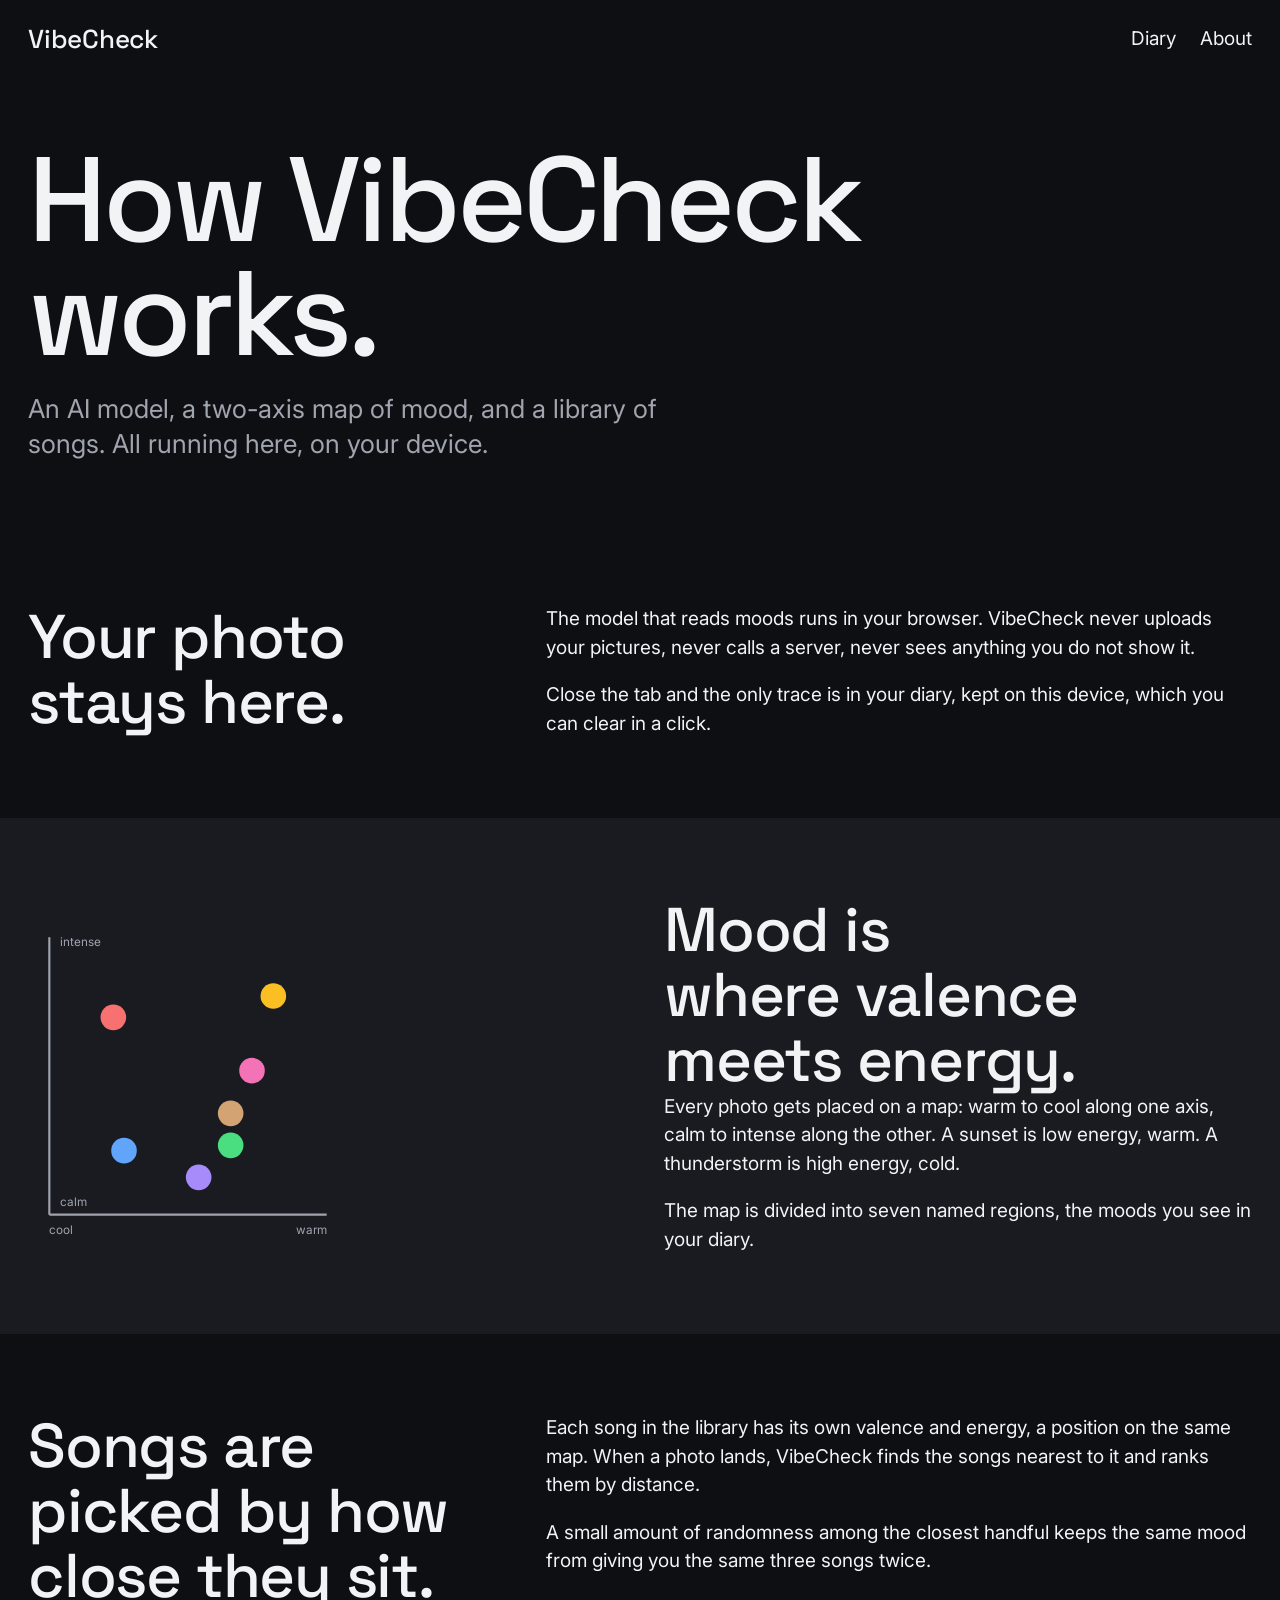
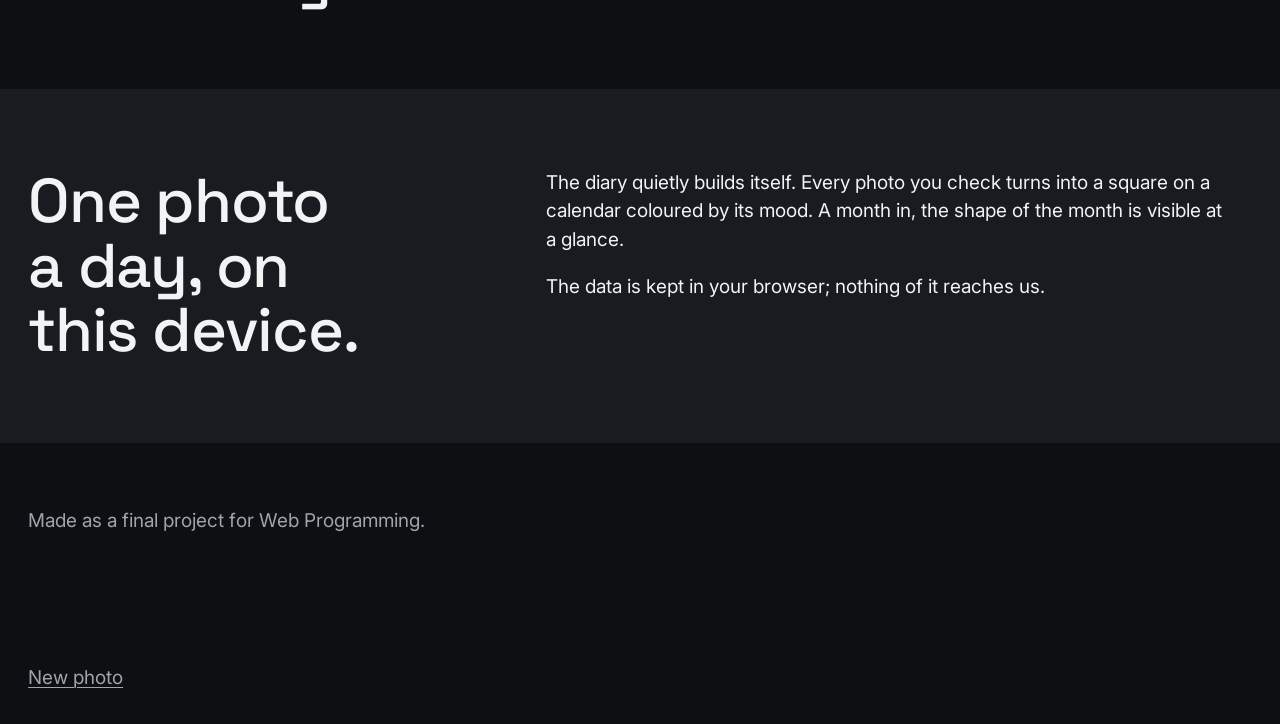
<file: about.html>
<!DOCTYPE html>
<html lang="en">
<head>
    <meta charset="UTF-8">
    <meta name="viewport" content="width=device-width, initial-scale=1.0">
    <title>About - VibeCheck</title>
    <link rel="preconnect" href="https://fonts.googleapis.com">
    <link rel="preconnect" href="https://fonts.gstatic.com" crossorigin>
    <link href="https://fonts.googleapis.com/css2?family=Inter:wght@400;500&family=Space+Grotesk:wght@500&display=swap" rel="stylesheet">
    <link rel="stylesheet" href="css/style.css">
    <link rel="stylesheet" href="css/interactions.css">
</head>
<body class="page-about">
    <header class="site-nav wrap">
        <a href="./" class="wordmark">VibeCheck</a>
        <nav>
            <a href="diary.html">Diary</a>
            <a href="about.html" aria-current="page">About</a>
        </nav>
    </header>

    <main>
        <section class="about-intro wrap">
            <h1>How VibeCheck works.</h1>
            <p class="lead">An AI model, a two-axis map of mood, and a library of songs. All running here, on your device.</p>
        </section>

        <section class="about-section">
            <div class="about-inner wrap about-grid">
                <h2>Your photo stays here.</h2>
                <div class="about-body">
                    <p>The model that reads moods runs in your browser. VibeCheck never uploads your pictures, never calls a server, never sees anything you do not show it.</p>
                    <p>Close the tab and the only trace is in your diary, kept on this device, which you can clear in a click.</p>
                </div>
            </div>
        </section>

        <section class="about-section about-section--surface">
            <div class="about-inner wrap about-grid about-grid--split">
                <div class="about-figure">
                    <svg viewBox="0 0 300 300" class="mood-map" role="img" aria-label="Mood map: valence runs horizontally, energy runs vertically">
                        <line x1="20" y1="280" x2="280" y2="280" stroke="currentColor" stroke-width="2"/>
                        <line x1="20" y1="280" x2="20" y2="20" stroke="currentColor" stroke-width="2"/>

                        <text x="20"  y="298" font-size="11" fill="currentColor">cool</text>
                        <text x="280" y="298" font-size="11" text-anchor="end" fill="currentColor">warm</text>
                        <text x="30"  y="28"  font-size="11" fill="currentColor">intense</text>
                        <text x="30"  y="272" font-size="11" fill="currentColor">calm</text>

                        <circle cx="80"  cy="95"  r="12" fill="var(--mood-tense)"/>
                        <circle cx="230" cy="75"  r="12" fill="var(--mood-joyful)"/>
                        <circle cx="210" cy="145" r="12" fill="var(--mood-romantic)"/>
                        <circle cx="190" cy="185" r="12" fill="var(--mood-nostalgic)"/>
                        <circle cx="190" cy="215" r="12" fill="var(--mood-calm)"/>
                        <circle cx="90"  cy="220" r="12" fill="var(--mood-melancholy)"/>
                        <circle cx="160" cy="245" r="12" fill="var(--mood-dark)"/>
                    </svg>
                </div>
                <div class="about-body">
                    <h2>Mood is where valence meets energy.</h2>
                    <p>Every photo gets placed on a map: warm to cool along one axis, calm to intense along the other. A sunset is low energy, warm. A thunderstorm is high energy, cold.</p>
                    <p>The map is divided into seven named regions, the moods you see in your diary.</p>
                </div>
            </div>
        </section>

        <section class="about-section">
            <div class="about-inner wrap about-grid">
                <h2>Songs are picked by how close they sit.</h2>
                <div class="about-body">
                    <p>Each song in the library has its own valence and energy, a position on the same map. When a photo lands, VibeCheck finds the songs nearest to it and ranks them by distance.</p>
                    <p>A small amount of randomness among the closest handful keeps the same mood from giving you the same three songs twice.</p>
                </div>
            </div>
        </section>

        <section class="about-section about-section--surface">
            <div class="about-inner wrap about-grid">
                <h2>One photo a day, on this device.</h2>
                <div class="about-body">
                    <p>The diary quietly builds itself. Every photo you check turns into a square on a calendar coloured by its mood. A month in, the shape of the month is visible at a glance.</p>
                    <p>The data is kept in your browser; nothing of it reaches us.</p>
                </div>
            </div>
        </section>

        <section class="about-close wrap">
            <p>Made as a final project for Web Programming.</p>
        </section>
    </main>

    <footer class="site-end wrap">
        <p><a href="./">New photo</a></p>
    </footer>
</body>
</html>
</file>
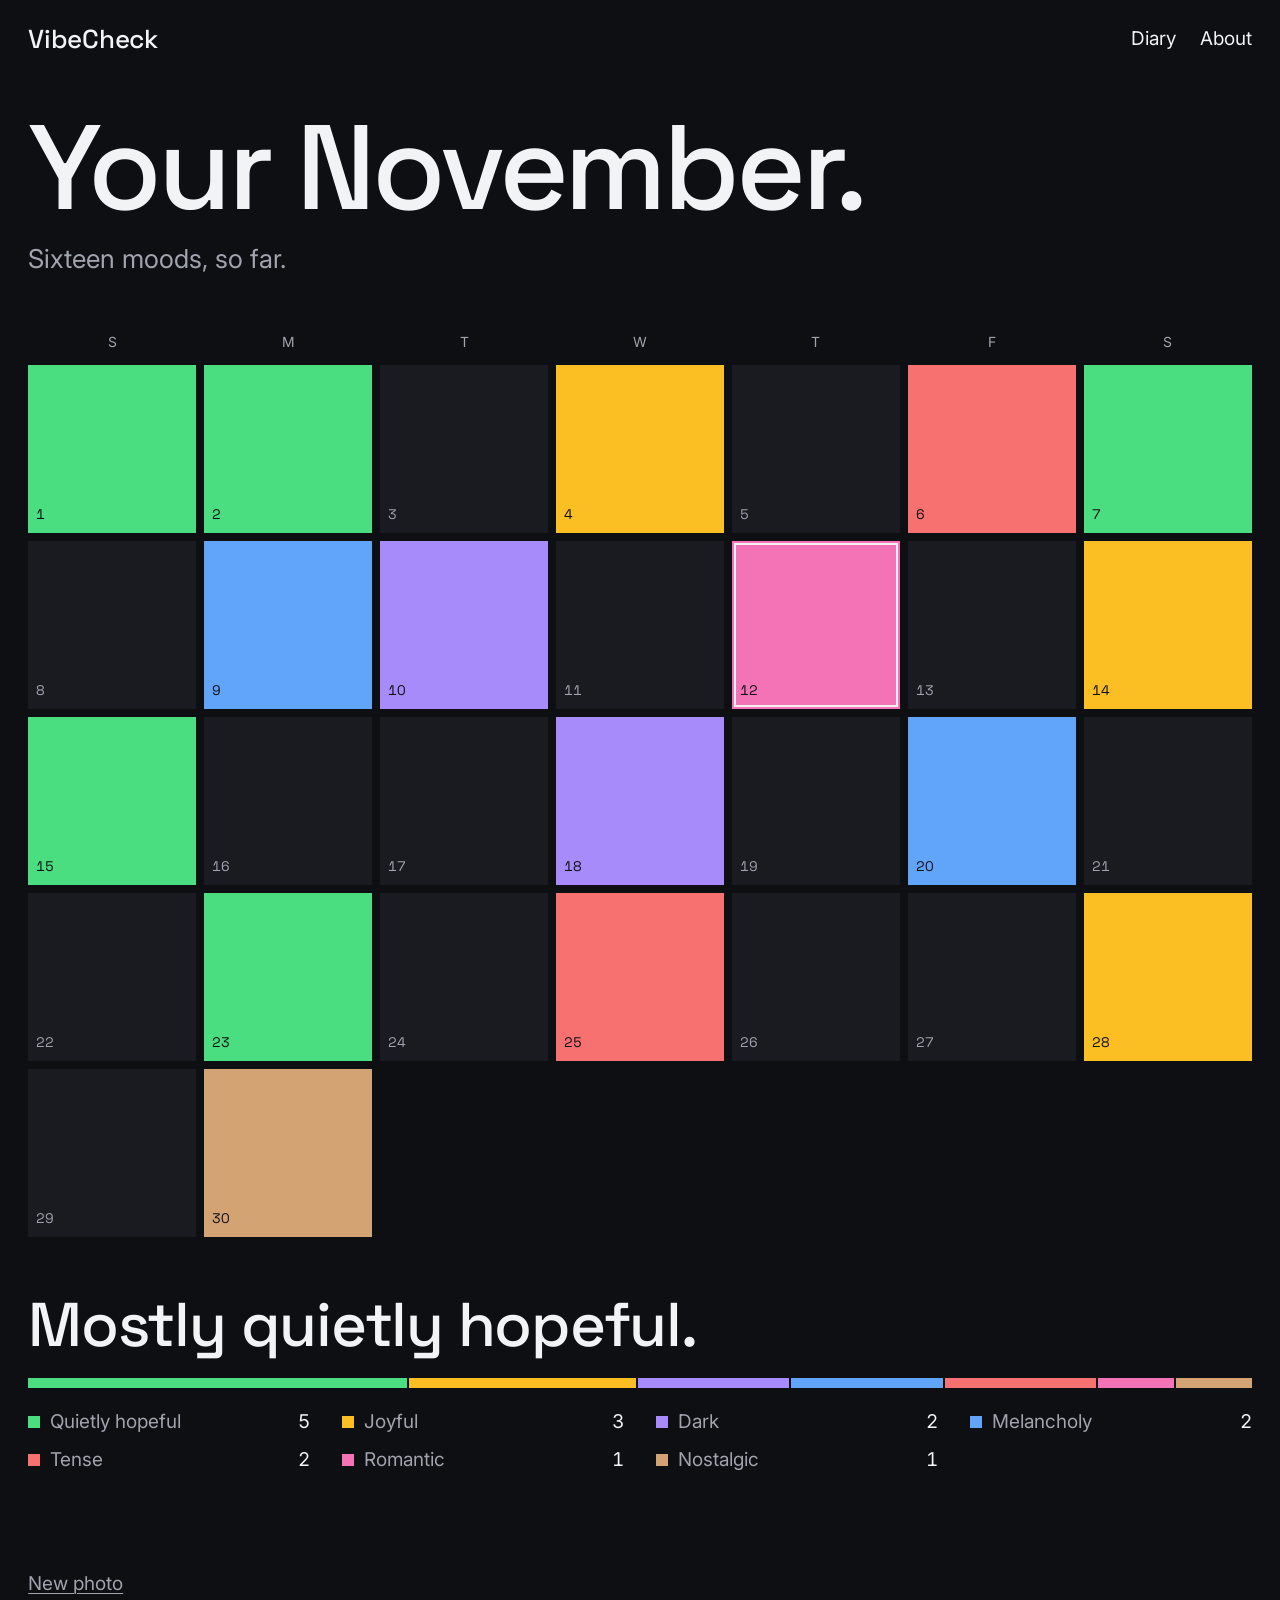
<file: diary.html>
<!DOCTYPE html>
<html lang="en">
<head>
    <meta charset="UTF-8">
    <meta name="viewport" content="width=device-width, initial-scale=1.0">
    <title>Diary - VibeCheck</title>
    <link rel="preconnect" href="https://fonts.googleapis.com">
    <link rel="preconnect" href="https://fonts.gstatic.com" crossorigin>
    <link href="https://fonts.googleapis.com/css2?family=Inter:wght@400;500&family=Space+Grotesk:wght@500&display=swap" rel="stylesheet">
    <link rel="stylesheet" href="css/style.css">
    <link rel="stylesheet" href="css/interactions.css">
</head>
<body class="page-diary">
    <header class="site-nav wrap">
        <a href="./" class="wordmark">VibeCheck</a>
        <nav>
            <a href="diary.html" aria-current="page">Diary</a>
            <a href="about.html">About</a>
        </nav>
    </header>

    <main class="wrap">
        <section class="diary-head">
            <h1>Your November.</h1>
            <p class="lead">Sixteen moods, so far.</p>
        </section>

        <section class="diary-calendar" aria-label="November 2026">
            <div class="calendar-labels" aria-hidden="true">
                <span>S</span><span>M</span><span>T</span><span>W</span><span>T</span><span>F</span><span>S</span>
            </div>

            <ol class="calendar-grid">
                <li class="day day--mood-calm"><span class="day-num">1</span></li>
                <li class="day day--mood-calm"><span class="day-num">2</span></li>
                <li class="day day--empty"><span class="day-num">3</span></li>
                <li class="day day--mood-joyful"><span class="day-num">4</span></li>
                <li class="day day--empty"><span class="day-num">5</span></li>
                <li class="day day--mood-tense"><span class="day-num">6</span></li>
                <li class="day day--mood-calm"><span class="day-num">7</span></li>

                <li class="day day--empty"><span class="day-num">8</span></li>
                <li class="day day--mood-melancholy"><span class="day-num">9</span></li>
                <li class="day day--mood-dark"><span class="day-num">10</span></li>
                <li class="day day--empty"><span class="day-num">11</span></li>
                <li class="day day--mood-romantic day--today"><span class="day-num">12</span></li>
                <li class="day day--empty"><span class="day-num">13</span></li>
                <li class="day day--mood-joyful"><span class="day-num">14</span></li>

                <li class="day day--mood-calm"><span class="day-num">15</span></li>
                <li class="day day--empty"><span class="day-num">16</span></li>
                <li class="day day--empty"><span class="day-num">17</span></li>
                <li class="day day--mood-dark"><span class="day-num">18</span></li>
                <li class="day day--empty"><span class="day-num">19</span></li>
                <li class="day day--mood-melancholy"><span class="day-num">20</span></li>
                <li class="day day--empty"><span class="day-num">21</span></li>

                <li class="day day--empty"><span class="day-num">22</span></li>
                <li class="day day--mood-calm"><span class="day-num">23</span></li>
                <li class="day day--empty"><span class="day-num">24</span></li>
                <li class="day day--mood-tense"><span class="day-num">25</span></li>
                <li class="day day--empty"><span class="day-num">26</span></li>
                <li class="day day--empty"><span class="day-num">27</span></li>
                <li class="day day--mood-joyful"><span class="day-num">28</span></li>

                <li class="day day--empty"><span class="day-num">29</span></li>
                <li class="day day--mood-nostalgic"><span class="day-num">30</span></li>
            </ol>
        </section>

        <section class="diary-summary">
            <h2>Mostly quietly hopeful.</h2>
            <div class="mood-bar" aria-label="Mood distribution this month">
                <span class="mood-bar__seg bar-calm"    style="flex: 5"></span>
                <span class="mood-bar__seg bar-joyful"  style="flex: 3"></span>
                <span class="mood-bar__seg bar-dark"  style="flex: 2"></span>
                <span class="mood-bar__seg bar-melancholy" style="flex: 2"></span>
                <span class="mood-bar__seg bar-tense"   style="flex: 2"></span>
                <span class="mood-bar__seg bar-romantic" style="flex: 1"></span>
                <span class="mood-bar__seg bar-nostalgic" style="flex: 1"></span>
            </div>
            <ul class="mood-legend">
                <li><span class="dot bar-calm"></span>Quietly hopeful <span class="count">5</span></li>
                <li><span class="dot bar-joyful"></span>Joyful <span class="count">3</span></li>
                <li><span class="dot bar-dark"></span>Dark <span class="count">2</span></li>
                <li><span class="dot bar-melancholy"></span>Melancholy <span class="count">2</span></li>
                <li><span class="dot bar-tense"></span>Tense <span class="count">2</span></li>
                <li><span class="dot bar-romantic"></span>Romantic <span class="count">1</span></li>
                <li><span class="dot bar-nostalgic"></span>Nostalgic <span class="count">1</span></li>
            </ul>
        </section>
    </main>

    <footer class="site-end wrap">
        <p><a href="./">New photo</a></p>
    </footer>
</body>
</html>
</file>
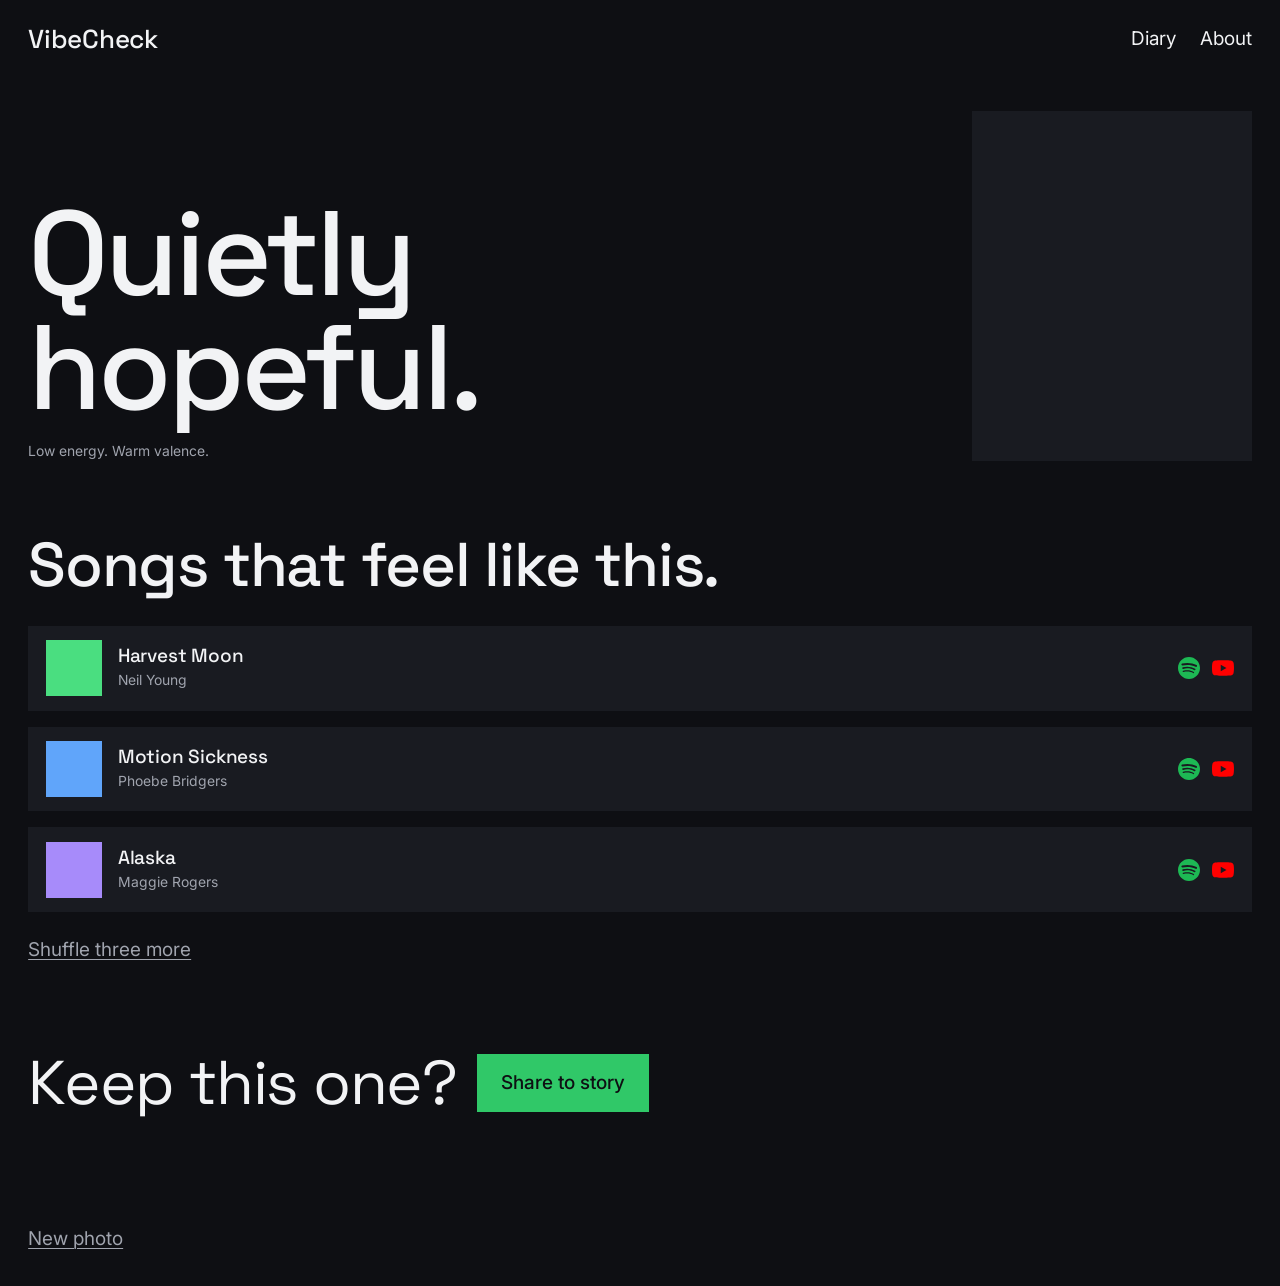
<file: result.html>
<!DOCTYPE html>
<html lang="en">
<head>
    <meta charset="UTF-8">
    <meta name="viewport" content="width=device-width, initial-scale=1.0">
    <title>Quietly hopeful - VibeCheck</title>
    <link rel="preconnect" href="https://fonts.googleapis.com">
    <link rel="preconnect" href="https://fonts.gstatic.com" crossorigin>
    <link href="https://fonts.googleapis.com/css2?family=Inter:wght@400;500&family=Space+Grotesk:wght@500&display=swap" rel="stylesheet">
    <link rel="stylesheet" href="css/style.css">
    <link rel="stylesheet" href="css/interactions.css">
</head>
<body class="page-result">
    <header class="site-nav wrap">
        <a href="./" class="wordmark">VibeCheck</a>
        <nav>
            <a href="diary.html">Diary</a>
            <a href="about.html">About</a>
        </nav>
    </header>

    <main class="wrap">
        <section class="result-top">
            <div class="result-mood">
                <h1>Quietly hopeful.</h1>
                <p class="caption">Low energy. Warm valence.</p>
            </div>
            <div class="photo-thumb" role="img" aria-label="Your photo"></div>
        </section>

        <section class="result-songs">
            <h2>Songs that feel like this.</h2>

            <ol class="song-list" data-stagger="reveal">
                <li class="song-card">
                    <div class="song-cover song-cover--a" aria-hidden="true"></div>
                    <div class="song-info">
                        <h3 class="song-title">Harvest Moon</h3>
                        <p class="song-artist">Neil Young</p>
                    </div>
                    <div class="song-links">
                        <a class="song-link" href="#" aria-label="Open in Spotify">
                            <svg class="icon icon-spotify" viewBox="0 0 24 24" aria-hidden="true"><path fill="#1DB954" d="M12 0C5.4 0 0 5.4 0 12s5.4 12 12 12 12-5.4 12-12S18.66 0 12 0zm5.521 17.34c-.24.359-.66.48-1.021.24-2.82-1.74-6.36-2.101-10.561-1.141-.418.122-.779-.179-.899-.539-.12-.421.18-.78.54-.9 4.56-1.021 8.52-.6 11.64 1.32.42.18.479.659.301 1.02zm1.44-3.3c-.301.42-.841.6-1.262.3-3.239-1.98-8.159-2.58-11.939-1.38-.479.12-1.02-.12-1.14-.6-.12-.48.12-1.021.6-1.141C9.6 9.9 15 10.561 18.72 12.84c.361.181.54.78.241 1.2zm.12-3.36C15.24 8.4 8.82 8.16 5.16 9.301c-.6.179-1.2-.181-1.38-.721-.18-.601.18-1.2.72-1.381 4.26-1.26 11.28-1.02 15.721 1.621.539.3.719 1.02.419 1.56-.299.421-1.02.599-1.559.3z"/></svg>
                        </a>
                        <a class="song-link" href="#" aria-label="Open in YouTube">
                            <svg class="icon icon-youtube" viewBox="0 0 24 24" aria-hidden="true"><path fill="#FF0000" d="M23.498 6.186a3.016 3.016 0 0 0-2.122-2.136C19.505 3.545 12 3.545 12 3.545s-7.505 0-9.377.505A3.017 3.017 0 0 0 .502 6.186C0 8.07 0 12 0 12s0 3.93.502 5.814a3.016 3.016 0 0 0 2.122 2.136c1.871.505 9.376.505 9.376.505s7.505 0 9.377-.505a3.015 3.015 0 0 0 2.122-2.136C24 15.93 24 12 24 12s0-3.93-.502-5.814zM9.545 15.568V8.432L15.818 12l-6.273 3.568z"/></svg>
                        </a>
                    </div>
                </li>

                <li class="song-card">
                    <div class="song-cover song-cover--b" aria-hidden="true"></div>
                    <div class="song-info">
                        <h3 class="song-title">Motion Sickness</h3>
                        <p class="song-artist">Phoebe Bridgers</p>
                    </div>
                    <div class="song-links">
                        <a class="song-link" href="#" aria-label="Open in Spotify">
                            <svg class="icon icon-spotify" viewBox="0 0 24 24" aria-hidden="true"><path fill="#1DB954" d="M12 0C5.4 0 0 5.4 0 12s5.4 12 12 12 12-5.4 12-12S18.66 0 12 0zm5.521 17.34c-.24.359-.66.48-1.021.24-2.82-1.74-6.36-2.101-10.561-1.141-.418.122-.779-.179-.899-.539-.12-.421.18-.78.54-.9 4.56-1.021 8.52-.6 11.64 1.32.42.18.479.659.301 1.02zm1.44-3.3c-.301.42-.841.6-1.262.3-3.239-1.98-8.159-2.58-11.939-1.38-.479.12-1.02-.12-1.14-.6-.12-.48.12-1.021.6-1.141C9.6 9.9 15 10.561 18.72 12.84c.361.181.54.78.241 1.2zm.12-3.36C15.24 8.4 8.82 8.16 5.16 9.301c-.6.179-1.2-.181-1.38-.721-.18-.601.18-1.2.72-1.381 4.26-1.26 11.28-1.02 15.721 1.621.539.3.719 1.02.419 1.56-.299.421-1.02.599-1.559.3z"/></svg>
                        </a>
                        <a class="song-link" href="#" aria-label="Open in YouTube">
                            <svg class="icon icon-youtube" viewBox="0 0 24 24" aria-hidden="true"><path fill="#FF0000" d="M23.498 6.186a3.016 3.016 0 0 0-2.122-2.136C19.505 3.545 12 3.545 12 3.545s-7.505 0-9.377.505A3.017 3.017 0 0 0 .502 6.186C0 8.07 0 12 0 12s0 3.93.502 5.814a3.016 3.016 0 0 0 2.122 2.136c1.871.505 9.376.505 9.376.505s7.505 0 9.377-.505a3.015 3.015 0 0 0 2.122-2.136C24 15.93 24 12 24 12s0-3.93-.502-5.814zM9.545 15.568V8.432L15.818 12l-6.273 3.568z"/></svg>
                        </a>
                    </div>
                </li>

                <li class="song-card">
                    <div class="song-cover song-cover--c" aria-hidden="true"></div>
                    <div class="song-info">
                        <h3 class="song-title">Alaska</h3>
                        <p class="song-artist">Maggie Rogers</p>
                    </div>
                    <div class="song-links">
                        <a class="song-link" href="#" aria-label="Open in Spotify">
                            <svg class="icon icon-spotify" viewBox="0 0 24 24" aria-hidden="true"><path fill="#1DB954" d="M12 0C5.4 0 0 5.4 0 12s5.4 12 12 12 12-5.4 12-12S18.66 0 12 0zm5.521 17.34c-.24.359-.66.48-1.021.24-2.82-1.74-6.36-2.101-10.561-1.141-.418.122-.779-.179-.899-.539-.12-.421.18-.78.54-.9 4.56-1.021 8.52-.6 11.64 1.32.42.18.479.659.301 1.02zm1.44-3.3c-.301.42-.841.6-1.262.3-3.239-1.98-8.159-2.58-11.939-1.38-.479.12-1.02-.12-1.14-.6-.12-.48.12-1.021.6-1.141C9.6 9.9 15 10.561 18.72 12.84c.361.181.54.78.241 1.2zm.12-3.36C15.24 8.4 8.82 8.16 5.16 9.301c-.6.179-1.2-.181-1.38-.721-.18-.601.18-1.2.72-1.381 4.26-1.26 11.28-1.02 15.721 1.621.539.3.719 1.02.419 1.56-.299.421-1.02.599-1.559.3z"/></svg>
                        </a>
                        <a class="song-link" href="#" aria-label="Open in YouTube">
                            <svg class="icon icon-youtube" viewBox="0 0 24 24" aria-hidden="true"><path fill="#FF0000" d="M23.498 6.186a3.016 3.016 0 0 0-2.122-2.136C19.505 3.545 12 3.545 12 3.545s-7.505 0-9.377.505A3.017 3.017 0 0 0 .502 6.186C0 8.07 0 12 0 12s0 3.93.502 5.814a3.016 3.016 0 0 0 2.122 2.136c1.871.505 9.376.505 9.376.505s7.505 0 9.377-.505a3.015 3.015 0 0 0 2.122-2.136C24 15.93 24 12 24 12s0-3.93-.502-5.814zM9.545 15.568V8.432L15.818 12l-6.273 3.568z"/></svg>
                        </a>
                    </div>
                </li>
            </ol>

            <p class="shuffle-row"><a href="#">Shuffle three more</a></p>
        </section>

        <section class="result-share">
            <p class="share-prompt">Keep this one?</p>
            <button class="share-button" type="button" data-opens="share-sheet">Share to story</button>
        </section>
    </main>

    <footer class="site-end wrap">
        <p><a href="./">New photo</a></p>
    </footer>

    <dialog id="share-sheet" class="share-sheet" aria-label="Share this vibe">
        <div class="share-sheet__grip" aria-hidden="true"></div>
        <article class="share-sheet__card">
            <div class="share-sheet__photo photo-thumb" role="img" aria-label="Your photo"></div>
            <div class="share-sheet__body">
                <p class="share-sheet__mood">Quietly hopeful</p>
                <p class="share-sheet__song">Harvest Moon, Neil Young</p>
                <p class="share-sheet__brand">VibeCheck</p>
            </div>
        </article>
        <div class="share-sheet__actions">
            <button class="share-sheet__primary" type="button">Share to story</button>
            <button class="share-sheet__close" type="button" data-closes="share-sheet">Close</button>
        </div>
    </dialog>
</body>
</html>
</file>
<file: css/style.css>
:root {
    color-scheme: dark;

    --bg: #0E0F13;
    --surface: #191B21;
    --ink: #F2F3F5;
    --muted: #A0A4AE;
    --accent: #30c868;
    --accent-ink: #0E0F13;

    --font-display: "Space Grotesk", "Helvetica Neue", Arial, sans-serif;
    --font-text: "Inter", "Helvetica Neue", Arial, sans-serif;

    --step-small:   clamp(0.8125rem, 0.79rem + 0.1vw, 0.875rem);
    --step-body:    clamp(1.0625rem, 1rem + 0.25vw, 1.1875rem);
    --step-lead:    clamp(1.25rem, 1.1rem + 0.7vw, 1.625rem);
    --step-head:    clamp(2rem, 1.3rem + 3.2vw, 4rem);
    --step-display: clamp(3rem, 1rem + 9vw, 7.5rem);

    --margin: clamp(1rem, 2.2vw, 2rem);
    --gutter: clamp(0.75rem, 1.4vw, 1.5rem);
}

*,
*::before,
*::after {
    box-sizing: border-box;
}

html,
body {
    margin: 0;
    padding: 0;
}

body {
    background: var(--bg);
    color: var(--ink);
    font-family: var(--font-text);
    font-size: var(--step-body);
    line-height: 1.5;
    font-kerning: normal;
    text-rendering: optimizeLegibility;
    -webkit-font-smoothing: antialiased;
}

h1,
h2,
h3 {
    font-family: var(--font-display);
    font-weight: 500;
    margin: 0;
    text-wrap: balance;
    hyphens: none;
}

h1 {
    font-size: var(--step-display);
    line-height: 0.95;
    letter-spacing: -0.035em;
    max-width: 14ch;
}

h2 {
    font-size: var(--step-head);
    line-height: 1.05;
    letter-spacing: -0.02em;
}

h3 {
    font-size: var(--step-lead);
    line-height: 1.2;
    letter-spacing: -0.01em;
}

p {
    margin: 0;
    max-width: 62ch;
    text-wrap: pretty;
}

p + p {
    margin-top: 0.9em;
}

.lead {
    font-size: var(--step-lead);
    line-height: 1.35;
    max-width: 40ch;
    color: var(--muted);
}

small,
.caption {
    font-size: var(--step-small);
    line-height: 1.45;
    color: var(--muted);
}

a {
    color: inherit;
    text-decoration-thickness: 0.07em;
    text-underline-offset: 0.18em;
}

button {
    font: inherit;
    cursor: pointer;
}

.wrap {
    padding-inline: var(--margin);
}

::selection {
    background: var(--accent);
    color: var(--accent-ink);
}

:focus-visible {
    outline: 2px solid var(--accent);
    outline-offset: 2px;
}

/* ---- index.html ---- */

.page-index {
    min-height: 100dvh;
    display: flex;
    flex-direction: column;
}

.site-nav {
    display: flex;
    justify-content: space-between;
    align-items: center;
    padding-block: 1.25rem;
}

.wordmark {
    font-family: var(--font-display);
    font-weight: 500;
    font-size: var(--step-lead);
    letter-spacing: -0.01em;
    text-decoration: none;
}

.site-nav nav {
    display: flex;
    gap: 1.5rem;
}

.site-nav nav a {
    text-decoration: none;
}

.hero {
    flex: 1;
    display: flex;
    flex-direction: column;
    justify-content: center;
    gap: 1.25rem;
    padding-block: 3rem;
}

.upload {
    margin: 0;
    margin-top: 1.5rem;
    display: flex;
    flex-direction: column;
    align-items: flex-start;
    gap: 0.75rem;
}

.upload input[type="file"] {
    position: absolute;
    width: 1px;
    height: 1px;
    opacity: 0;
    pointer-events: none;
}

.upload-button {
    background: var(--accent);
    color: var(--accent-ink);
    font-family: var(--font-text);
    font-weight: 500;
    font-size: var(--step-body);
    padding: 0.9rem 1.5rem;
    border: 0;
    cursor: pointer;
}

.upload input[type="file"]:focus-visible + .upload-hint,
.upload-button:focus-visible {
    outline: 2px solid var(--accent);
    outline-offset: 3px;
}

.upload-hint {
    margin: 0;
    color: var(--muted);
}

/* The hidden property works through a UA rule that any author display
   rule outranks, so .upload and .analyze-status stayed visible when JS set
   element.hidden = true. This makes hidden mean hidden everywhere. */
[hidden] {
    display: none !important;
}

.upload-error {
    margin: 0;
    margin-top: 0.75rem;
    color: var(--mood-tense);
    font-size: var(--step-small);
}

.preview {
    display: flex;
    flex-direction: column;
    align-items: flex-start;
    gap: 0.9rem;
    margin-top: 1.5rem;
}

.preview-image {
    max-width: 100%;
    max-height: 60vh;
    width: auto;
    display: block;
}

.preview-meta {
    margin: 0;
}

.preview-change {
    background: transparent;
    color: var(--muted);
    border: 0;
    padding: 0;
    font: inherit;
    text-decoration: underline;
    text-underline-offset: 0.2em;
    cursor: pointer;
}

.analyze-status {
    display: flex;
    flex-direction: column;
    gap: 0.5rem;
    width: 100%;
    max-width: 24rem;
    margin-top: 0.5rem;
}

.analyze-status__label {
    margin: 0;
    color: var(--muted);
    font-variant-numeric: tabular-nums;
}

.analyze-status__track {
    background: var(--surface);
    height: 6px;
    overflow: hidden;
}

.analyze-status__bar {
    background: var(--accent);
    height: 100%;
    width: 0%;
    transition: width 0.2s;
}

.top-loader {
    position: fixed;
    top: 0;
    left: 0;
    right: 0;
    z-index: 50;
    pointer-events: none;
    transition: opacity 0.4s;
}

.top-loader__bar {
    height: 2px;
    background: var(--accent);
    width: 0%;
    transition: width 0.3s;
}

.top-loader__label {
    margin: 0.4rem var(--margin) 0;
    color: var(--muted);
    font-variant-numeric: tabular-nums;
}

.top-loader.is-hidden {
    opacity: 0;
}

.top-loader.is-failed .top-loader__bar {
    background: var(--mood-tense);
    width: 100%;
}

.mood-results {
    margin-top: 1.5rem;
    display: flex;
    flex-direction: column;
    gap: 1rem;
    width: 100%;
    max-width: 28rem;
}

.mood-top {
    margin: 0;
    font-size: var(--step-head);
    line-height: 1.05;
    letter-spacing: -0.02em;
}

.mood-note {
    margin: 0;
    margin-bottom: 1rem;
    color: var(--muted);
    font-size: var(--step-small);
    max-width: 34rem;
}

/* A weak read still shows the ranking, but dimmed, so it reads as evidence
   rather than as an answer. */
.mood-results--unsure .mood-ranked {
    opacity: 0.55;
}

.mood-ranked {
    list-style: none;
    padding: 0;
    margin: 0;
    display: flex;
    flex-direction: column;
    gap: 0.5rem;
}

.mood-ranked li {
    display: grid;
    grid-template-columns: 1rem 1fr auto;
    gap: 0.75rem;
    align-items: center;
}

.mood-swatch {
    display: block;
    width: 1rem;
    height: 1rem;
}

.mood-swatch--calm       { background: var(--mood-calm); }
.mood-swatch--joyful     { background: var(--mood-joyful); }
.mood-swatch--tense      { background: var(--mood-tense); }
.mood-swatch--melancholy { background: var(--mood-melancholy); }
.mood-swatch--dark     { background: var(--mood-dark); }
.mood-swatch--romantic   { background: var(--mood-romantic); }
.mood-swatch--nostalgic  { background: var(--mood-nostalgic); }

.mood-name {
    font-family: var(--font-display);
    font-size: var(--step-body);
}

.mood-score {
    margin: 0;
    font-variant-numeric: tabular-nums;
}

body.is-dropping {
    outline: 2px solid var(--accent);
    outline-offset: -8px;
}

body.is-dropping::before {
    content: "Drop to analyze";
    position: fixed;
    inset: 0;
    display: grid;
    place-items: center;
    background: color-mix(in oklab, var(--bg) 70%, transparent);
    color: var(--ink);
    font-family: var(--font-display);
    font-size: var(--step-head);
    letter-spacing: -0.02em;
    z-index: 100;
    pointer-events: none;
}

.site-end {
    padding-block: 2rem;
    color: var(--muted);
}

/* ---- result.html ---- */

.page-result main {
    padding-block: 2rem 4rem;
    display: flex;
    flex-direction: column;
    gap: 4.5rem;
}

.result-top {
    display: grid;
    grid-template-columns: 1fr;
    gap: 2rem;
    align-items: end;
}

@media (min-width: 720px) {
    .result-top {
        grid-template-columns: 2fr 1fr;
    }
}

.result-mood .caption {
    margin-top: 1rem;
}

.photo-thumb {
    aspect-ratio: 4 / 5;
    background: var(--surface);
    width: 100%;
    max-width: 280px;
    justify-self: end;
}

.result-songs h2 {
    margin-bottom: 1.75rem;
    max-width: 18ch;
}

.song-list {
    list-style: none;
    padding: 0;
    margin: 0;
    display: flex;
    flex-direction: column;
    gap: 1rem;
}

.song-card {
    background: var(--surface);
    padding: 0.9rem 1.1rem;
    display: grid;
    grid-template-columns: auto 1fr auto;
    gap: 1rem;
    align-items: center;
}

.song-cover {
    width: 56px;
    height: 56px;
    background: var(--surface);
    flex-shrink: 0;
}

/* Fallback cover tints for the static cards on result.html. The upload page
   uses real album art and falls back to the mood colour, see .song-cover--*
   below. */
.song-cover--a { background: var(--mood-calm); }
.song-cover--b { background: var(--mood-melancholy); }
.song-cover--c { background: var(--mood-dark); }

/* Mood-coloured covers for the songs picked on the upload page. The colour
   shows through whenever a cover image is missing or fails to load. */
.song-cover--joyful     { background: var(--mood-joyful); }
.song-cover--melancholy { background: var(--mood-melancholy); }
.song-cover--tense      { background: var(--mood-tense); }
.song-cover--romantic   { background: var(--mood-romantic); }
.song-cover--calm       { background: var(--mood-calm); }
.song-cover--nostalgic  { background: var(--mood-nostalgic); }
.song-cover--dark       { background: var(--mood-dark); }

.song-cover__art {
    width: 100%;
    height: 100%;
    object-fit: cover;
    display: block;
}

.songs-heading {
    font-family: var(--font-display);
    font-size: var(--step-body);
    font-weight: 500;
    letter-spacing: -0.01em;
    margin: 0;
    margin-bottom: 0.9rem;
    color: var(--muted);
}

.song-why {
    margin: 0;
    margin-top: 0.3rem;
    color: var(--muted);
}

.song-link--text {
    color: var(--muted);
    font-size: var(--step-small);
    text-decoration: underline;
    text-underline-offset: 0.2em;
    white-space: nowrap;
}
.song-link--text:hover {
    color: var(--ink);
}

.songs-more {
    margin-top: 1rem;
    background: transparent;
    color: var(--muted);
    border: 1px solid var(--surface);
    padding: 0.6rem 1.1rem;
    font: inherit;
    font-size: var(--step-small);
    cursor: pointer;
    transition: color 0.15s, border-color 0.15s;
}
.songs-more:hover {
    color: var(--ink);
    border-color: var(--muted);
}

/* The upload page appends this under the mood list, where result.html has it
   as a standalone section. */
.preview .result-songs {
    margin-top: 1.75rem;
    width: 100%;
    max-width: 34rem;
}

.song-info {
    min-width: 0;
}

.song-title {
    font-size: var(--step-body);
    font-family: var(--font-display);
    font-weight: 500;
    letter-spacing: -0.01em;
    margin: 0;
}

.song-artist {
    color: var(--muted);
    font-size: var(--step-small);
    margin: 0;
    margin-top: 0.15rem;
}

.song-links {
    display: flex;
    flex-direction: row;
    align-items: center;
    gap: 0.75rem;
}

.song-link {
    display: inline-flex;
    text-decoration: none;
    line-height: 0;
}

.song-link .icon {
    width: 22px;
    height: 22px;
    display: block;
    transition: transform 0.15s;
}

.song-link:hover .icon {
    transform: scale(1.1);
}

.shuffle-row {
    margin-top: 1.5rem;
    color: var(--muted);
}

.result-share {
    display: flex;
    align-items: center;
    gap: 1.25rem;
    flex-wrap: wrap;
}

.share-prompt {
    font-family: var(--font-display);
    font-size: var(--step-head);
    letter-spacing: -0.02em;
    margin: 0;
}

.share-button {
    background: var(--accent);
    color: var(--accent-ink);
    font-family: var(--font-text);
    font-weight: 500;
    font-size: var(--step-body);
    padding: 0.9rem 1.5rem;
    border: 0;
}

/* ---- mood colours ---- */
/* One colour per mood, matching the seven moods the analyser returns.
   Referenced by name across the pages, so a value can change here without
   touching any HTML. */
:root {
    --mood-calm:       #4ADE80;
    --mood-joyful:     #FBBF24;
    --mood-tense:      #F87171;
    --mood-melancholy: #60A5FA;
    --mood-dark:       #A78BFA;
    --mood-romantic:   #F472B6;
    --mood-nostalgic:  #D4A373;
}

/* ---- diary.html ---- */

.page-diary main {
    padding-block: 2rem 4rem;
    display: flex;
    flex-direction: column;
    gap: 3.5rem;
}

.diary-head .lead {
    margin-top: 1rem;
}

.calendar-labels {
    display: grid;
    grid-template-columns: repeat(7, 1fr);
    gap: 0.5rem;
    margin-bottom: 0.75rem;
}

.calendar-labels span {
    text-align: center;
    font-size: var(--step-small);
    color: var(--muted);
}

.calendar-grid {
    list-style: none;
    padding: 0;
    margin: 0;
    display: grid;
    grid-template-columns: repeat(7, 1fr);
    gap: 0.5rem;
}

.day {
    aspect-ratio: 1;
    background: var(--surface);
    padding: 0.5rem;
    display: flex;
    align-items: flex-end;
    position: relative;
}

.day-num {
    font-family: var(--font-display);
    font-size: var(--step-small);
    color: var(--ink);
    font-feature-settings: "tnum" 1;
}

.day--empty {
    background: var(--surface);
}

.day--empty .day-num {
    color: var(--muted);
}

.day--mood-calm       { background: var(--mood-calm); }
.day--mood-joyful     { background: var(--mood-joyful); }
.day--mood-tense      { background: var(--mood-tense); }
.day--mood-melancholy { background: var(--mood-melancholy); }
.day--mood-dark     { background: var(--mood-dark); }
.day--mood-romantic   { background: var(--mood-romantic); }
.day--mood-nostalgic  { background: var(--mood-nostalgic); }

.day[class*="day--mood-"] .day-num {
    color: var(--bg);
}

.day--today::after {
    content: "";
    position: absolute;
    inset: 0;
    outline: 2px solid var(--ink);
    outline-offset: -4px;
}

.diary-summary h2 {
    margin-bottom: 1.25rem;
    max-width: 18ch;
}

.mood-bar {
    display: flex;
    height: 10px;
    gap: 2px;
    margin-bottom: 1.25rem;
}

.mood-bar__seg {
    display: block;
}

.mood-legend {
    list-style: none;
    padding: 0;
    margin: 0;
    display: grid;
    grid-template-columns: repeat(auto-fit, minmax(14rem, 1fr));
    gap: 0.6rem 2rem;
    color: var(--muted);
}

.mood-legend li {
    display: flex;
    align-items: center;
    gap: 0.6rem;
}

.mood-legend .dot {
    width: 0.75rem;
    height: 0.75rem;
    flex-shrink: 0;
}

.mood-legend .count {
    margin-left: auto;
    color: var(--ink);
    font-feature-settings: "tnum" 1;
}

.bar-calm       { background: var(--mood-calm); }
.bar-joyful     { background: var(--mood-joyful); }
.bar-tense      { background: var(--mood-tense); }
.bar-melancholy { background: var(--mood-melancholy); }
.bar-dark     { background: var(--mood-dark); }
.bar-romantic   { background: var(--mood-romantic); }
.bar-nostalgic  { background: var(--mood-nostalgic); }

/* ---- about.html ---- */

.page-about main {
    padding-block: 2rem 0;
}

.about-intro {
    padding-block: 2rem 4rem;
}

.about-intro .lead {
    margin-top: 1.25rem;
}

.about-section {
    padding-block: 5rem;
}

.about-section--surface {
    background: var(--surface);
}

.about-grid {
    display: grid;
    grid-template-columns: 1fr;
    gap: 2rem;
    align-items: start;
}

@media (min-width: 720px) {
    .about-grid {
        grid-template-columns: 2fr 3fr;
        gap: 3rem;
    }
}

.about-grid--split {
    align-items: center;
}

@media (min-width: 720px) {
    .about-grid--split {
        grid-template-columns: 1fr 1fr;
    }
}

.about-body p + p {
    margin-top: 1em;
}

.mood-map {
    width: 100%;
    max-width: 320px;
    color: var(--muted);
    display: block;
}

.about-close {
    padding-block: 4rem 6rem;
    color: var(--muted);
}
</file>
<file: css/interactions.css>
/*
 * interactions.css
 *
 * Reserved for the interaction pass. Loaded by every page already so that
 * when the JS lands, the CSS mount points are live without touching HTML.
 *
 * Planned contents:
 * - Cross-page view transitions
 * - Share-sheet bottom-sheet styling and open/close animation
 * - Stagger-reveal rules for [data-stagger="reveal"] song list
 * - Diary cell tap-to-open modal
 * - Loading skeleton shimmer
 * - Toast notification styling
 * - Button press feedback
 */
</file>
